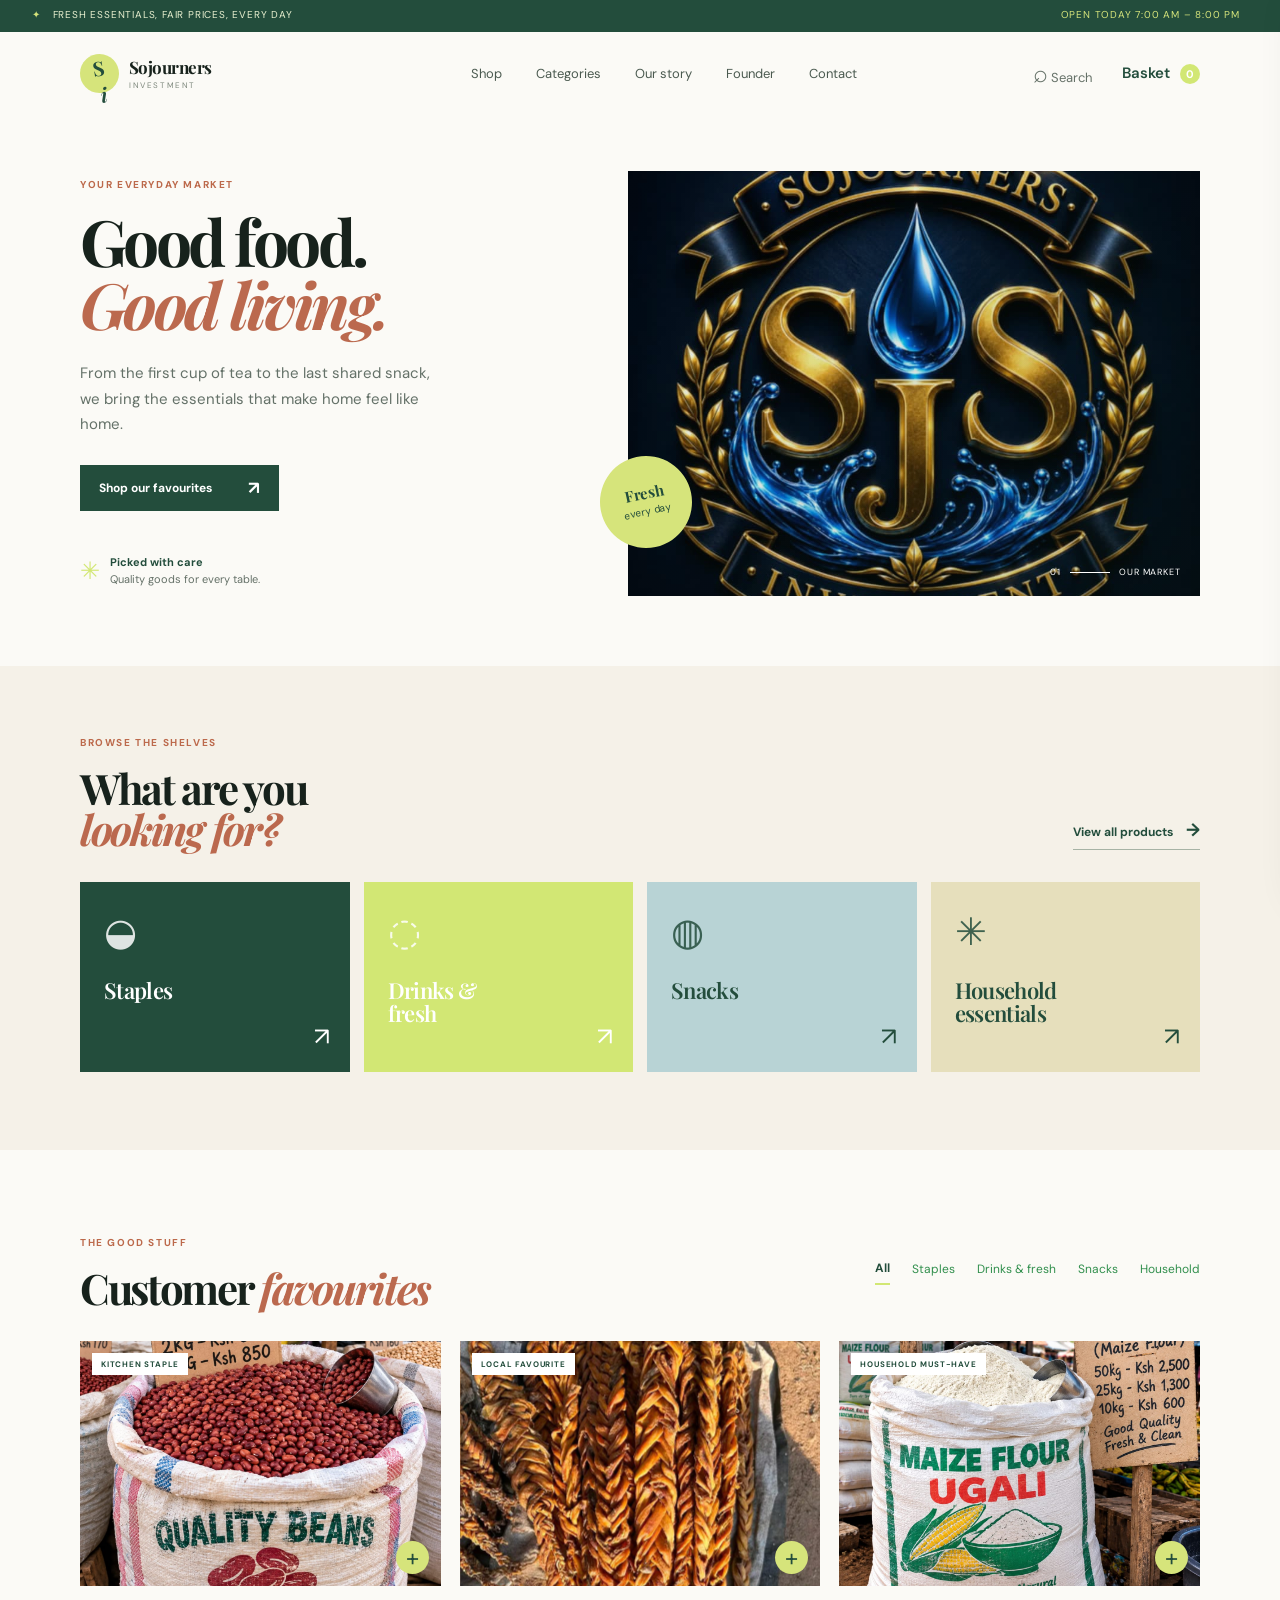
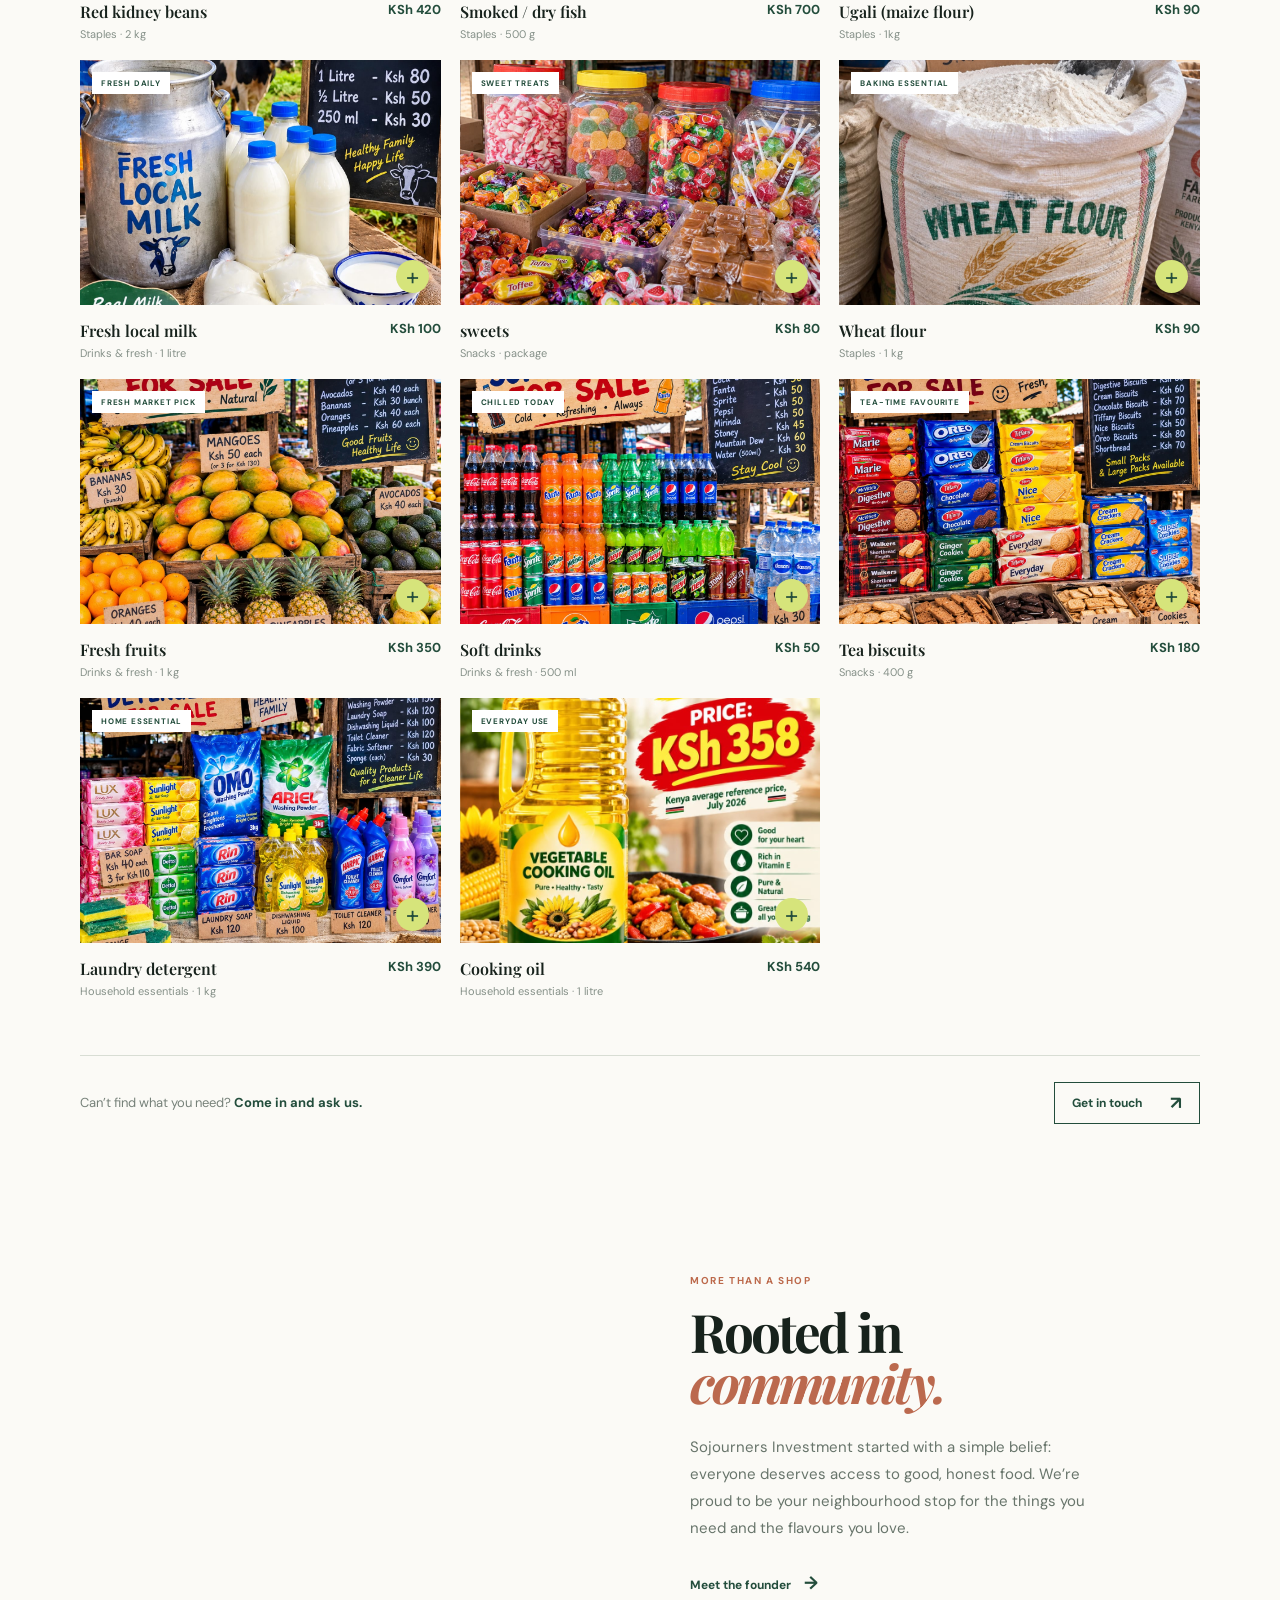
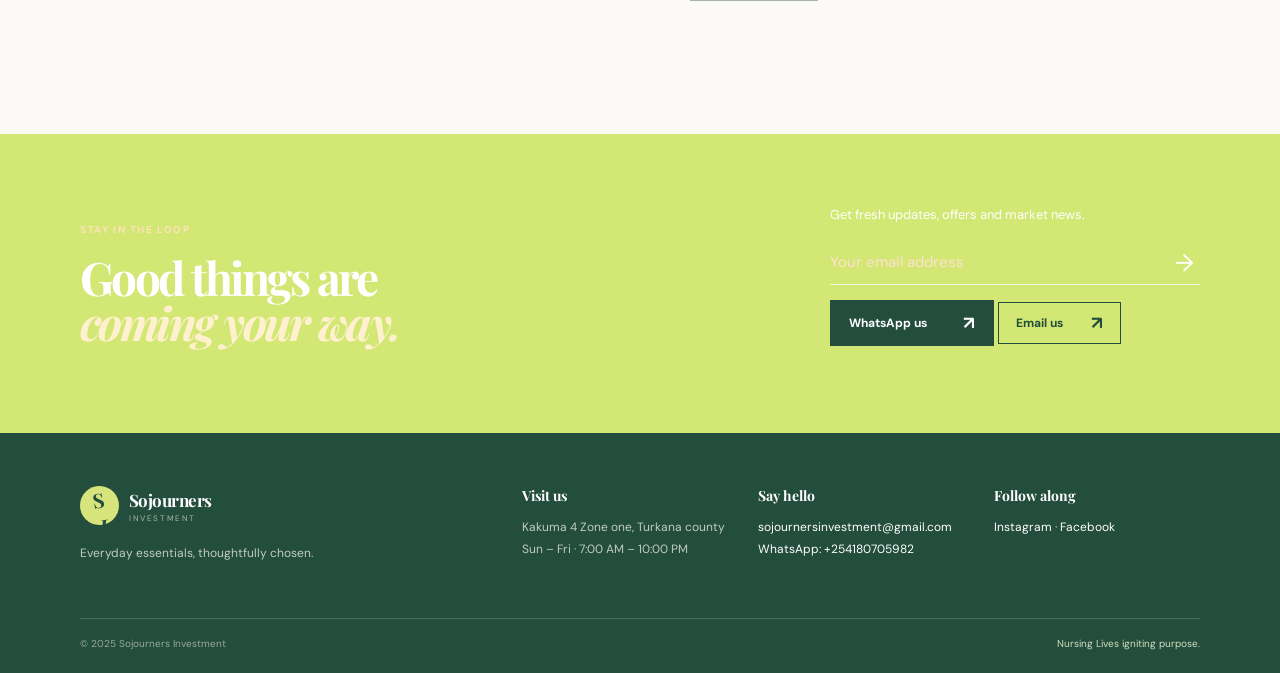
<file: index.html>
<!DOCTYPE html>
<html lang="en">
<head>
  <meta charset="UTF-8">
  <meta name="viewport" content="width=device-width, initial-scale=1.0">
  <meta name="description" content="Sojourners Investment — everyday groceries, fresh produce and pantry favourites for your home.">
  <title>Sojourners Investment | Good food, good living</title>
  <link rel="preconnect" href="https://fonts.googleapis.com">
  <link rel="preconnect" href="https://fonts.gstatic.com" crossorigin>
  <link href="https://fonts.googleapis.com/css2?family=DM+Sans:wght@400;500;600;700&family=Playfair+Display:wght@600;700;800&display=swap" rel="stylesheet">
  <link rel="stylesheet" href="style.css">
</head>
<body>
  <header class="site-header">
    <div class="announcement"><span>✦</span> Fresh essentials, fair prices, every day <span class="announcement-right">Open today 7:00 AM – 8:00 PM</span></div>
    <nav class="nav container">
      <a href="#" class="brand" aria-label="Sojourners Investment home">
        <span class="brand-mark">S<span>i</span></span>
        <span><strong>Sojourners</strong><small>INVESTMENT</small></span>
      </a>
      <button class="menu-toggle" aria-label="Toggle menu">☰</button>
      <div class="nav-links">
        <a href="#shop">Shop</a>
        <a href="#categories">Categories</a>
        <a href="#story">Our story</a>
        <a href="founder.html">Founder</a>
        <a href="#contact">Contact</a>
      </div>
      <div class="nav-actions">
        <button class="search-button" aria-label="Search products">⌕ <span>Search</span></button>
        <button class="cart-button" id="cartButton" aria-label="Open shopping basket">Basket <b class="cart-count">0</b></button>
      </div>
    </nav>
  </header>

  <main>
    <section class="hero container">
      <div class="hero-copy">
        <p class="eyebrow">Your everyday market</p>
        <h1>Good food.<br><em>Good living.</em></h1>
        <p class="hero-text">From the first cup of tea to the last shared snack, we bring the essentials that make home feel like home.</p>
        <a class="button button-dark" href="#shop">Shop our favourites <span>↗</span></a>
        <div class="hero-note"><span class="note-icon">✳</span><span><strong>Picked with care</strong><br>Quality goods for every table.</span></div>
      </div>
      <div class="hero-art">
        <div class="hero-image"></div>
        <div class="hero-sticker">Fresh<br><span>every day</span></div>
        <div class="hero-caption"><span>01</span><i></i><span>OUR MARKET</span></div>
      </div>
    </section>

    <section class="category-section" id="categories">
      <div class="container">
        <div class="section-heading">
          <div><p class="eyebrow">Browse the shelves</p><h2>What are you<br><em>looking for?</em></h2></div>
          <a href="#shop" class="text-link">View all products <span>→</span></a>
        </div>
        <div class="category-grid">
          <a class="category-card card-green" href="#shop" data-filter="Staples"><span class="category-icon">◒</span><h3>Staples</h3><span class="category-arrow">↗</span></a>
          <a class="category-card card-orange" href="#shop" data-filter="Drinks & fresh"><span class="category-icon">◌</span><h3>Drinks &<br>fresh</h3><span class="category-arrow">↗</span></a>
          <a class="category-card card-blue" href="#shop" data-filter="Snacks"><span class="category-icon">◍</span><h3>Snacks</h3><span class="category-arrow">↗</span></a>
          <a class="category-card card-cream" href="#shop" data-filter="Household essentials"><span class="category-icon">✳</span><h3>Household<br>essentials</h3><span class="category-arrow">↗</span></a>
        </div>
      </div>
    </section>

    <section class="shop-section container" id="shop">
      <div class="section-heading">
        <div><p class="eyebrow">The good stuff</p><h2>Customer <em>favourites</em></h2></div>
        <div class="filter-row" role="group" aria-label="Filter products">
          <button class="filter active" data-filter="All">All</button>
          <button class="filter" data-filter="Staples">Staples</button>
          <button class="filter" data-filter="Drinks & fresh">Drinks & fresh</button>
          <button class="filter" data-filter="Snacks">Snacks</button>
          <button class="filter" data-filter="Household essentials">Household</button>
        </div>
      </div>
      <div class="products-grid">
        <article class="product-card" data-category="Staples" data-name="Red kidney beans" data-price="420">
          <div class="product-image image-beans"><span class="product-tag">Kitchen staple</span><button class="quick-add" aria-label="Add red kidney beans to basket">+</button></div>
          <div class="product-info"><div><h3>Red kidney beans</h3><p>Staples · 2 kg</p></div><strong>KSh 420</strong></div>
        </article>
        <article class="product-card" data-category="Staples" data-name="Smoked omena / dry fish" data-price="650">
          <div class="product-image image-fish"><span class="product-tag">Local favourite</span><button class="quick-add" aria-label="Add omena dry fish to basket">+</button></div>
          <div class="product-info"><div><h3>Smoked / dry fish</h3><p>Staples · 500 g</p></div><strong>KSh 700</strong></div>
        </article>
        <article class="product-card" data-category="Staples" data-name="Ugali flour (maize)" data-price="320">
          <div class="product-image image-ugali"><span class="product-tag">Household must-have</span><button class="quick-add" aria-label="Add ugali flour to basket">+</button></div>
          <div class="product-info"><div><h3>Ugali (maize flour)</h3><p>Staples · 1kg</p></div><strong>KSh 90</strong></div>
        </article>
        <article class="product-card" data-category="Drinks & fresh" data-name="Fresh local milk" data-price="180">
          <div class="product-image image-milk"><span class="product-tag">Fresh daily</span><button class="quick-add" aria-label="Add fresh local milk to basket">+</button></div>
          <div class="product-info"><div><h3>Fresh local milk</h3><p>Drinks & fresh · 1 litre</p></div><strong>KSh 100</strong></div>
        </article>
        <article class="product-card" data-category="Snacks" data-name="Traditional sweets" data-price="220">
          <div class="product-image image-sweets"><span class="product-tag">Sweet treats</span><button class="quick-add" aria-label="Add traditional sweets to basket">+</button></div>
          <div class="product-info"><div><h3> sweets</h3><p>Snacks · package</p></div><strong>KSh 80</strong></div>
        </article>
        <article class="product-card" data-category="Staples" data-name="Wheat flour" data-price="260">
          <div class="product-image image-wheat-flour"><span class="product-tag">Baking essential</span><button class="quick-add" aria-label="Add wheat flour to basket">+</button></div>
          <div class="product-info"><div><h3>Wheat flour</h3><p>Staples · 1 kg</p></div><strong>KSh 90</strong></div>
        </article>
        <article class="product-card" data-category="Drinks & fresh" data-name="Fresh fruits" data-price="350">
          <div class="product-image image-fruits"><span class="product-tag">Fresh market pick</span><button class="quick-add" aria-label="Add fresh fruits to basket">+</button></div>
          <div class="product-info"><div><h3>Fresh fruits</h3><p>Drinks & fresh · 1 kg</p></div><strong>KSh 350</strong></div>
        </article>
        <article class="product-card" data-category="Drinks & fresh" data-name="Fruit drink" data-price="120">
          <div class="product-image image-drink"><span class="product-tag">Chilled today</span><button class="quick-add" aria-label="Add fruit drink to basket">+</button></div>
          <div class="product-info"><div><h3>Soft drinks</h3><p>Drinks & fresh · 500 ml</p></div><strong>KSh 50</strong></div>
        </article>
        <article class="product-card" data-category="Snacks" data-name="Tea biscuits" data-price="180">
          <div class="product-image image-biscuits"><span class="product-tag">Tea-time favourite</span><button class="quick-add" aria-label="Add tea biscuits to basket">+</button></div>
          <div class="product-info"><div><h3>Tea biscuits</h3><p>Snacks · 400 g</p></div><strong>KSh 180</strong></div>
        </article>
        <article class="product-card" data-category="Household essentials" data-name="Laundry detergent" data-price="390">
          <div class="product-image image-detergent"><span class="product-tag">Home essential</span><button class="quick-add" aria-label="Add laundry detergent to basket">+</button></div>
          <div class="product-info"><div><h3>Laundry detergent</h3><p>Household essentials · 1 kg</p></div><strong>KSh 390</strong></div>
        </article>
        <article class="product-card" data-category="Household essentials" data-name="Cooking oil" data-price="300">
          <div class="product-image image-oil"><span class="product-tag">Everyday use</span><button class="quick-add" aria-label="Add cooking oil to basket">+</button></div>
          <div class="product-info"><div><h3>Cooking oil</h3><p>Household essentials · 1 litre</p></div><strong>KSh 540</strong></div>
        </article>
      </div>
      <div class="shop-footer"><p>Can’t find what you need? <strong>Come in and ask us.</strong></p><a class="button button-outline" href="#contact">Get in touch <span>↗</span></a></div>
    </section>

    <section class="story container" id="story">
      <div class="story-photo"></div>
      <div class="story-copy"><p class="eyebrow">More than a shop</p><h2>Rooted in<br><em>community.</em></h2>      <p>Sojourners Investment started with a simple belief: everyone deserves access to good, honest food. We’re proud to be your neighbourhood stop for the things you need and the flavours you love.</p><a class="text-link" href="founder.html">Meet the founder <span>→</span></a></div>    </section>
    <section class="newsletter" id="contact">
      <div class="container newsletter-inner"><div><p class="eyebrow">Stay in the loop</p><h2>Good things are<br><em>coming your way.</em></h2></div><div class="signup-form"><label for="email">Get fresh updates, offers and market news.</label><form><div class="input-wrap"><input id="email" type="email" placeholder="Your email address" required><button type="submit" aria-label="Subscribe">→</button></div><small class="form-message"></small></form><p><a class="button button-dark" href="https://wa.me/254180705982" target="_blank" rel="noopener" aria-label="Chat with Sojourners Investment on WhatsApp">WhatsApp us <span>↗</span></a> <a class="button button-outline" href="mailto:sojournersinvestment@gmail.com" aria-label="Email Sojourners Investment">Email us <span>↗</span></a></p></div></div>
    </section>
  </main>

  <footer class="footer"><div class="container footer-grid"><div><a href="#" class="brand brand-footer"><span class="brand-mark">S<span>I</span></span><span><strong>Sojourners</strong><small>INVESTMENT</small></span></a><p class="footer-muted">Everyday essentials, thoughtfully chosen.</p></div><div><h4>Visit us</h4><p>Kakuma 4 Zone one, Turkana county<br>Sun – Fri · 7:00 AM – 10:00 PM</p></div><div><h4>Say hello</h4><p><a href="mailto:sojournersinvestment@gmail.com">sojournersinvestment@gmail.com</a><br><a href="https://wa.me/254180705982" target="_blank" rel="noopener" aria-label="Chat with Sojourners Investment on WhatsApp">WhatsApp: +254180705982</a></p></div><div><h4>Follow along</h4><p><a href="#">Instagram</a> · <a href="#">Facebook</a></p></div></div><div class="container copyright">© 2025 Sojourners Investment <span>Nursing Lives igniting purpose.</span></div></footer>

  <div class="cart-overlay" id="cartOverlay" aria-hidden="true"></div>
  <aside class="cart-panel" id="cartPanel" aria-label="Shopping basket">
    <div class="cart-header">
      <div>
        <p class="eyebrow">Your basket</p>  
        <h3>Shopping list</h3>
      </div>
      <button class="cart-close" id="cartClose" aria-label="Close basket">×</button>
    </div>
    <div class="cart-items" id="cartItems">
      <p class="cart-empty">No items yet. Add your market essentials.</p>
    </div>
    <div class="cart-summary">
      <div><span>Subtotal</span><strong id="cartSubtotal">KSh 0</strong></div>
      <button class="button button-dark cart-checkout" type="button">Proceed to checkout</button>
    </div>
  </aside>
  <div class="toast" role="status" aria-live="polite">Added to your basket <span>✓</span></div>
  <script src="so.js"></script>
</body>
</html>
</file>
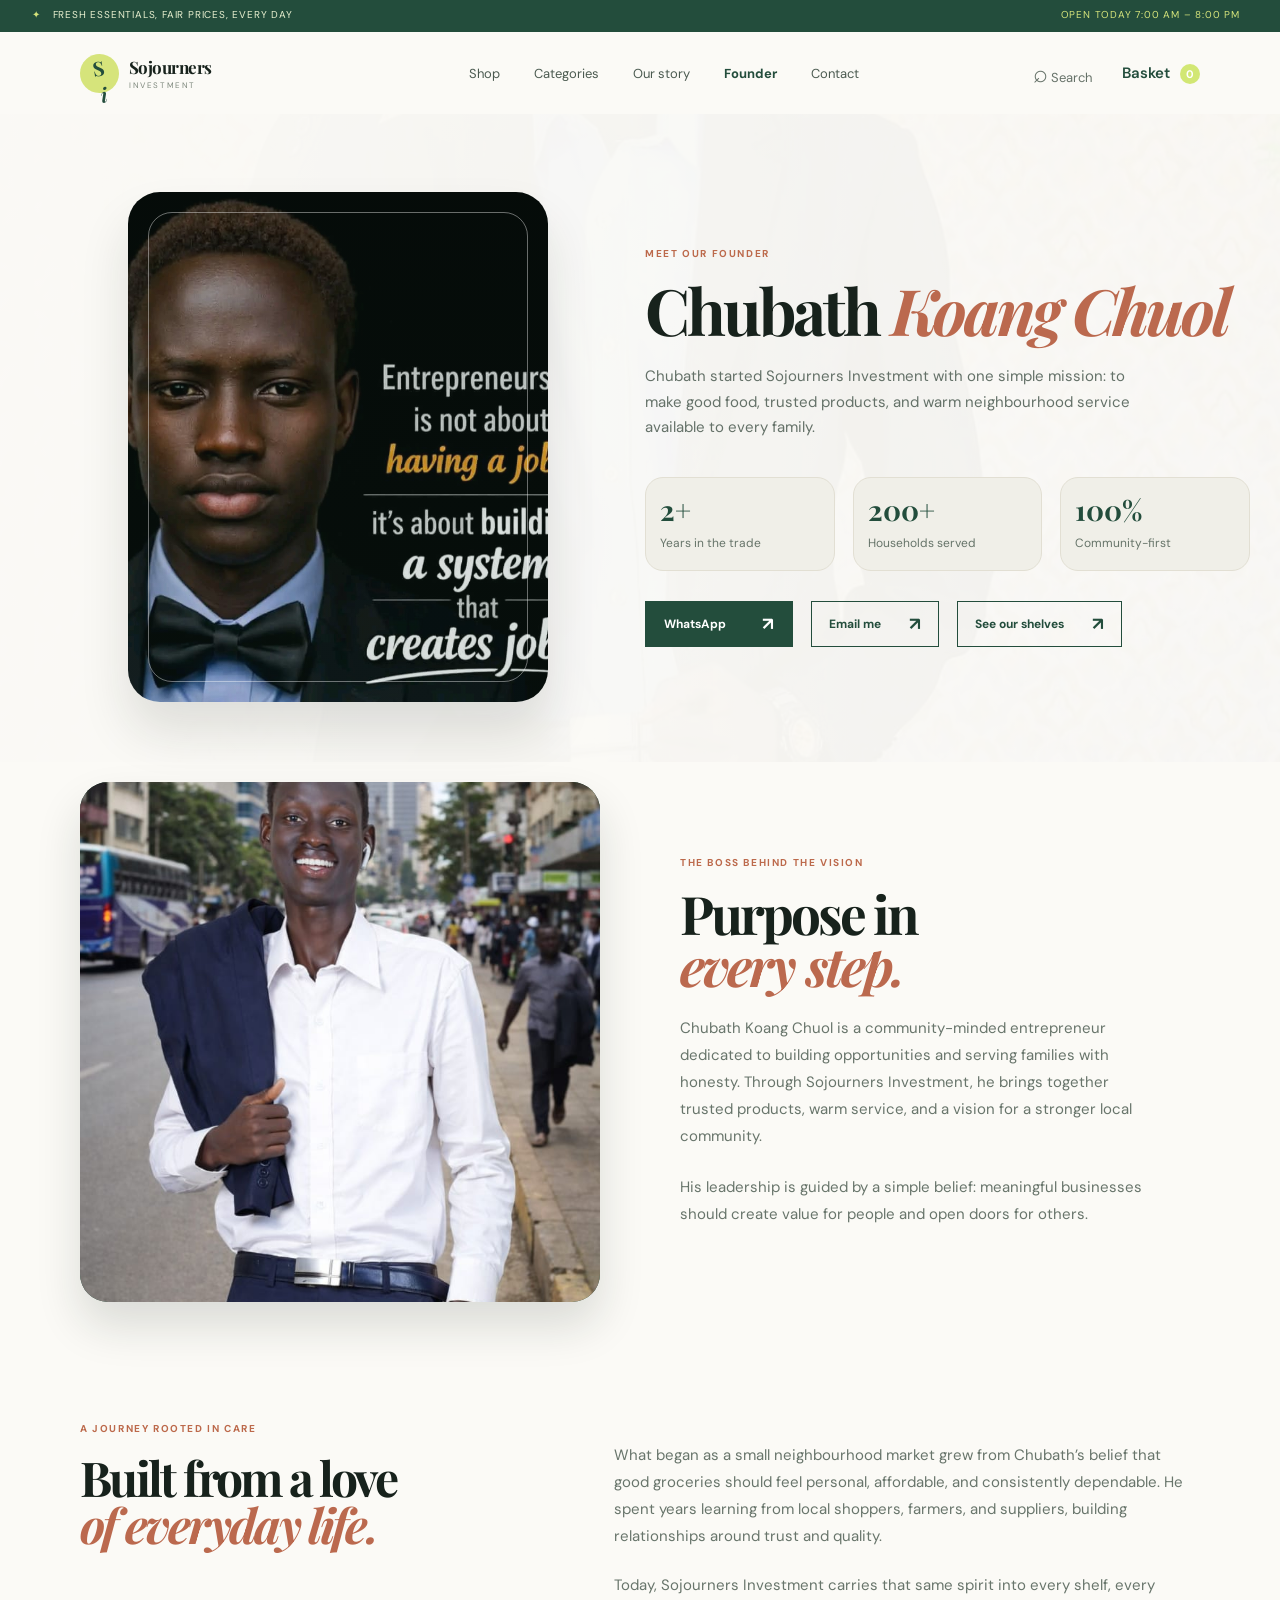
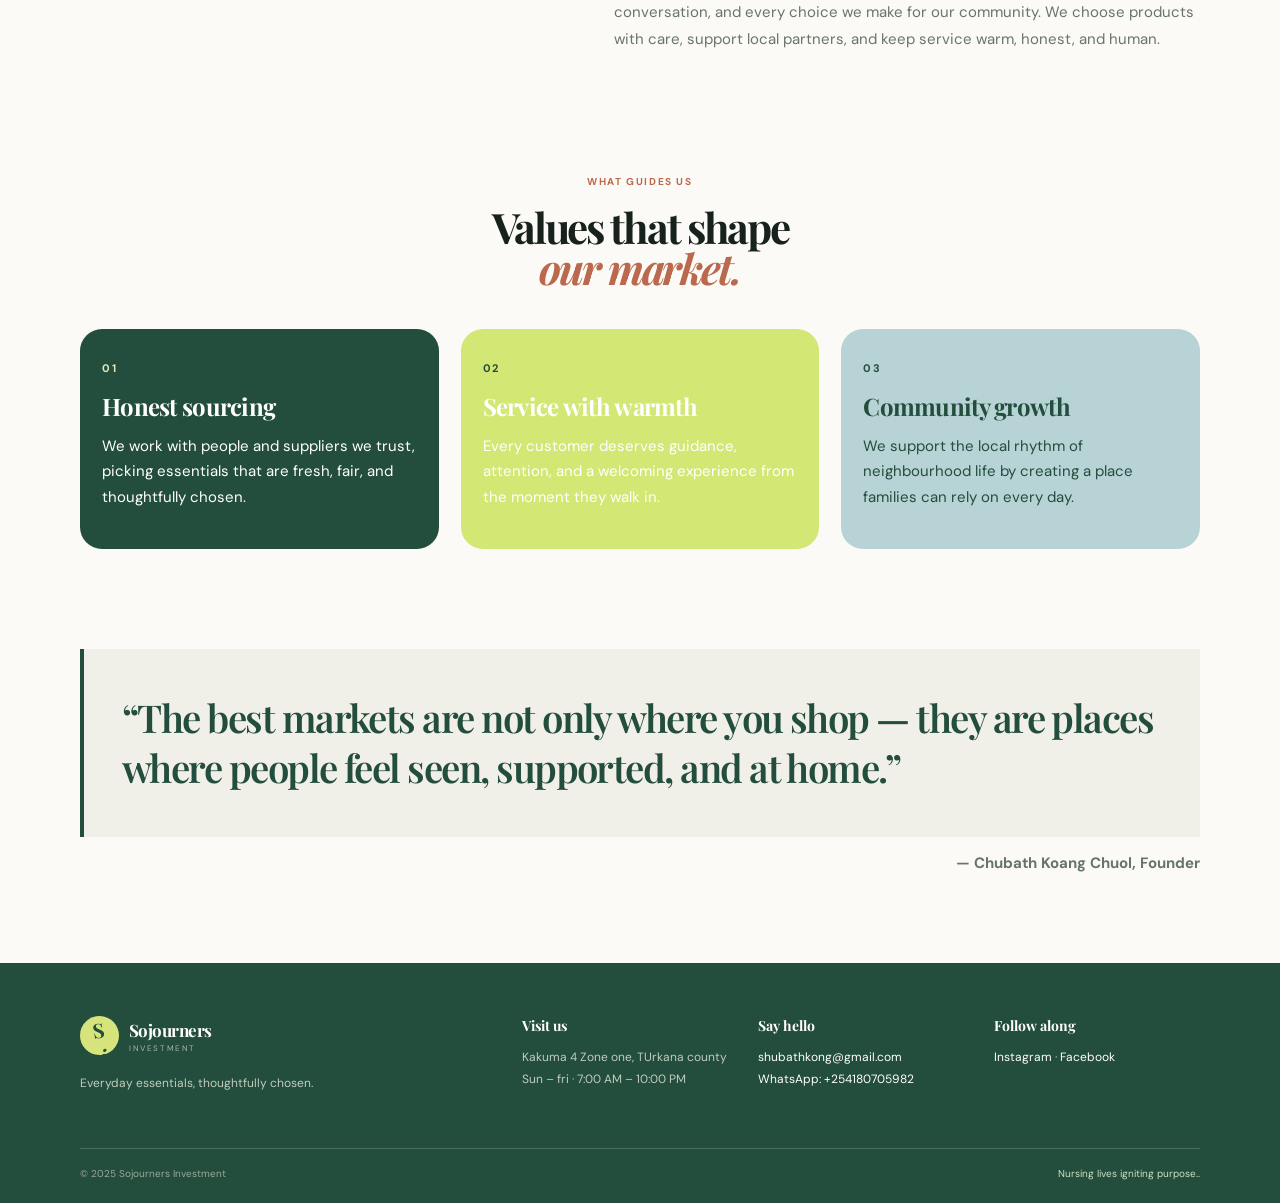
<file: founder.html>
<!DOCTYPE html>
<html lang="en">
<head>
  <meta charset="UTF-8">
  <meta name="viewport" content="width=device-width, initial-scale=1.0">
  <meta name="description" content="Meet the founder of Sojourners Investment and learn how the market began.">
  <title>Founder | Sojourners Investment</title>
  <link rel="preconnect" href="https://fonts.googleapis.com">
  <link rel="preconnect" href="https://fonts.gstatic.com" crossorigin>
  <link href="https://fonts.googleapis.com/css2?family=DM+Sans:wght@400;500;600;700&family=Playfair+Display:wght@600;700;800&display=swap" rel="stylesheet">
  <link rel="stylesheet" href="style.css">
</head>
<body class="founder-page">
  <header class="site-header">
    <div class="announcement"><span>✦</span> Fresh essentials, fair prices, every day <span class="announcement-right">Open today 7:00 AM – 8:00 PM</span></div>
    <nav class="nav container">
      <a href="index.html" class="brand" aria-label="Sojourners Investment home">
        <span class="brand-mark">S<span>i</span></span>
        <span><strong>Sojourners</strong><small>INVESTMENT</small></span>
      </a>
      <button class="menu-toggle" aria-label="Toggle menu">☰</button>
      <div class="nav-links">
        <a href="index.html#shop">Shop</a>
        <a href="index.html#categories">Categories</a>
        <a href="index.html#story">Our story</a>
        <a href="founder.html" class="active">Founder</a>
        <a href="index.html#contact">Contact</a>
      </div>
      <div class="nav-actions">
        <button class="search-button" aria-label="Search products">⌕ <span>Search</span></button>
        <button class="cart-button" aria-label="Open shopping basket">Basket <b class="cart-count">0</b></button>
      </div>
    </nav>
  </header>

  <main>
    <section class="founder-hero container">
      <div class="founder-portrait">
        <div class="portrait-frame"></div>
      </div>
      <div class="founder-copy">
        <p class="eyebrow">Meet our founder</p>
        <h1>Chubath <em>Koang Chuol</em></h1>
        <p class="hero-text">Chubath started Sojourners Investment with one simple mission: to make good food, trusted products, and warm neighbourhood service available to every family.</p>
        <div class="founder-metrics">
          <div class="metric-box">
            <strong>2+</strong>
            <span>Years in the trade</span>
          </div>
          <div class="metric-box">
            <strong>200+</strong>
            <span>Households served</span>
          </div>
          <div class="metric-box">
            <strong>100%</strong>
            <span>Community-first</span>
          </div>
        </div>
        <div class="founder-actions">
          <a class="button button-dark" href="https://wa.me/254180705982" target="_blank" rel="noopener" aria-label="Contact Chubath on WhatsApp">WhatsApp <span>↗</span></a>
          <a class="button button-outline" href="mailto:shubathkong@gmail.com" aria-label="Email Chubath">Email me <span>↗</span></a>
          <a class="button button-outline" href="index.html#shop">See our shelves <span>↗</span></a>
        </div>
      </div>
    </section>

    <section class="boss-profile container">
      <div class="boss-profile-image">
        <img src="images/big%20man.jpeg" alt="Chubath Koang Chuol, founder of Sojourners Investment">
      </div>
      <div class="boss-profile-copy">
        <p class="eyebrow">The boss behind the vision</p>
        <h2>Purpose in<br><em>every step.</em></h2>
        <p>Chubath Koang Chuol is a community-minded entrepreneur dedicated to building opportunities and serving families with honesty. Through Sojourners Investment, he brings together trusted products, warm service, and a vision for a stronger local community.</p>
        <p>His leadership is guided by a simple belief: meaningful businesses should create value for people and open doors for others.</p>
      </div>
    </section>

    <section class="founder-story container">
      <div class="story-panel">
        <p class="eyebrow">A journey rooted in care</p>
        <h2>Built from a love<br><em>of everyday life.</em></h2>
      </div>
      <div class="story-panel narrative">
        <p>What began as a small neighbourhood market grew from Chubath’s belief that good groceries should feel personal, affordable, and consistently dependable. He spent years learning from local shoppers, farmers, and suppliers, building relationships around trust and quality.</p>
        <p>Today, Sojourners Investment carries that same spirit into every shelf, every conversation, and every choice we make for our community. We choose products with care, support local partners, and keep service warm, honest, and human.</p>
      </div>
    </section>

    <section class="founder-values container">
      <div class="section-heading section-heading-center">
        <div>
          <p class="eyebrow">What guides us</p>
          <h2>Values that shape<br><em>our market.</em></h2>
        </div>
      </div>
      <div class="values-grid">
        <article class="value-card card-green">
          <span class="value-number">01</span>
          <h3>Honest sourcing</h3>
          <p>We work with people and suppliers we trust, picking essentials that are fresh, fair, and thoughtfully chosen.</p>
        </article>
        <article class="value-card card-orange">
          <span class="value-number">02</span>
          <h3>Service with warmth</h3>
          <p>Every customer deserves guidance, attention, and a welcoming experience from the moment they walk in.</p>
        </article>
        <article class="value-card card-blue">
          <span class="value-number">03</span>
          <h3>Community growth</h3>
          <p>We support the local rhythm of neighbourhood life by creating a place families can rely on every day.</p>
        </article>
      </div>
    </section>

    <section class="founder-quote container">
      <blockquote>
        “The best markets are not only where you shop — they are places where people feel seen, supported, and at home.”
      </blockquote>
      <p>— Chubath Koang Chuol, Founder</p>
    </section>
  </main>

  <footer class="footer">
    <div class="container footer-grid">
      <div>
        <a href="index.html" class="brand brand-footer">
          <span class="brand-mark">S<span>i</span></span>
          <span><strong>Sojourners</strong><small>INVESTMENT</small></span>
        </a>
        <p class="footer-muted">Everyday essentials, thoughtfully chosen.</p>
      </div>
      <div>
        <h4>Visit us</h4>
        <p>Kakuma 4 Zone one, TUrkana county<br>Sun – fri · 7:00 AM – 10:00 PM</p>
      </div>
      <div>
        <h4>Say hello</h4>
        <p><a href="mailto:shubathkong@gmail.com">shubathkong@gmail.com</a><br><a href="https://wa.me/254180705982" target="_blank" rel="noopener" aria-label="Chat with Sojourners Investment on WhatsApp">WhatsApp: +254180705982</a></p>
      </div>
      <div>
        <h4>Follow along</h4>
        <p><a href="#">Instagram</a> · <a href="#">Facebook</a></p>
      </div>
    </div>
    <div class="container copyright">© 2025 Sojourners Investment <span>Nursing lives igniting purpose..</span></div>
  </footer>
</body>
</html>
</file>
<file: style.css>
@import url('https://fonts.googleapis.com/css2?family=DM+Sans:wght@400;500;600;700&family=Playfair+Display:wght@600;700;800&display=swap');

:root{--ink:#17221c;--green:#234d3c;--lime:#d6e47b;--orange:#d2e774;--blue:#b8d3d5;--cream:#f5f1e8;--line:#d8ddd4;--serif:'Playfair Display',Georgia,serif;--sans:'DM Sans',Arial,sans-serif}
*{box-sizing:border-box}html{scroll-behavior:smooth}body{margin:0;color:var(--ink);background:#fbfaf6;font-family:var(--sans);font-size:15px}a{color:inherit;text-decoration:none}button{font:inherit;border:0;cursor:pointer} .container{width:min(1120px,calc(100% - 64px));margin:auto}
.announcement{height:32px;padding:8px 32px;background:var(--green);color:#e9f0d0;text-transform:uppercase;letter-spacing:.08em;font-size:10px}.announcement span{color:var(--lime);margin-right:8px}.announcement-right{float:right;color:#bfceba;margin:0}
.nav{height:82px;display:flex;align-items:center;justify-content:space-between}.brand{display:flex;align-items:center;gap:10px}.brand-mark{display:grid;place-items:center;width:39px;height:39px;border-radius:50%;background:var(--lime);font:700 20px var(--serif);color:var(--green);transform:rotate(-10deg)}.brand-mark span{font-style:italic}.brand strong{display:block;font:700 17px var(--serif);letter-spacing:-.03em}.brand small{display:block;font-size:8px;letter-spacing:.2em;color:#7d877c;margin-top:2px}.nav-links{display:flex;gap:34px;margin-left:90px;color:#4b5a50;font-size:13px}.nav-links a:hover,.text-link:hover{color:#cf6545}.nav-actions{display:flex;align-items:center;gap:24px}.search-button{background:transparent;color:#657168;font-size:13px}.search-button:first-letter{font-size:25px}.cart-button{padding:10px 0;background:transparent;font-weight:600;color:var(--green)}.cart-count{display:inline-grid;place-items:center;width:20px;height:20px;border-radius:50%;margin-left:6px;background:var(--orange);color:white;font-size:11px}.menu-toggle{display:none;background:none;font-size:25px}
.hero{display:grid;grid-template-columns:44% 56%;min-height:540px;padding:57px 0 70px;align-items:center}.eyebrow{text-transform:uppercase;letter-spacing:.16em;color:#bc694b;font-size:10px;font-weight:700;margin:0 0 19px}.hero h1,h2{font:700 clamp(42px,5vw,68px)/.98 var(--serif);letter-spacing:-.055em;margin:0}.hero h1 em,h2 em{color:#bb694e;font-style:italic}.hero-text{max-width:370px;color:#647168;line-height:1.7;margin:26px 0 27px}.button{display:inline-flex;align-items:center;justify-content:space-between;gap:36px;padding:15px 19px;font-weight:700;font-size:12px;transition:.2s}.button span{font-size:18px;line-height:0}.button-dark{background:var(--green);color:#fff}.button-dark:hover{background:#39705a}.button-outline{border:1px solid var(--green);color:var(--green);padding:12px 17px;gap:28px}.hero-note{display:flex;gap:10px;align-items:center;margin-top:42px;font-size:11px;color:#657168;line-height:1.5}.hero-note strong{color:var(--green)}.note-icon{font-size:24px;color:var(--orange)}
.hero-art{position:relative;height:425px;background:#b0ddf1;margin-left:55px}.hero-image{height:100%;background:linear-gradient(140deg,rgba(16,50,37,.05),rgba(16,50,37,.22)),url('images/logo.jpeg') center/cover}.hero-sticker{position:absolute;left:-28px;bottom:48px;width:92px;height:92px;border-radius:50%;display:grid;place-content:center;text-align:center;background:var(--lime);color:var(--green);font:700 15px/1.05 var(--serif);transform:rotate(-12deg)}.hero-sticker span{font:400 10px var(--sans);margin-top:4px}.hero-caption{position:absolute;right:19px;bottom:18px;display:flex;gap:9px;align-items:center;color:#fff;font-size:9px;letter-spacing:.1em}.hero-caption i{height:1px;width:40px;background:#fff}
.category-section{background:var(--cream);padding:70px 0 78px}.section-heading{display:flex;align-items:end;justify-content:space-between;margin-bottom:32px}.section-heading h2{font-size:42px}.text-link{font-weight:700;font-size:12px;color:var(--green);border-bottom:1px solid #a7b3a5;padding-bottom:7px}.text-link span{font-size:18px;margin-left:10px}.category-grid{display:grid;grid-template-columns:repeat(4,1fr);gap:14px}.category-card{position:relative;min-height:190px;padding:25px 24px;overflow:hidden;transition:transform .2s}.category-card:hover{transform:translateY(-5px)}.card-green{background:var(--green);color:#fff}.card-orange{background:var(--orange);color:#fff}.card-blue{background:var(--blue);color:var(--green)}.card-cream{background:#e6dfbc;color:var(--green)}.category-icon{font-size:38px;display:block;opacity:.85;margin-bottom:22px}.category-card h3{font:600 22px/1.04 var(--serif);margin:0;letter-spacing:-.03em}.category-arrow{position:absolute;right:20px;bottom:19px;font-size:25px}
.shop-section{padding:86px 0 90px}.shop-section .section-heading{align-items:center}.filter-row{display:flex;gap:22px}.filter{padding:0 0 7px;background:none;color:#318f4d;font-size:12px}.filter.active{color:var(--green);border-bottom:2px solid var(--orange);font-weight:700}.products-grid{display:grid;grid-template-columns:repeat(3,minmax(0,1fr));gap:19px}.product-image{position:relative;height:245px;overflow:hidden;background:#e5e2d9}.product-image:before{content:'';position:absolute;inset:0;background-position:center;background-size:cover;transition:transform .4s}.product-card:hover .product-image:before{transform:scale(1.06)}.image-beans:before{background-image:url('images/beans.jpeg')}.image-fish:before{background-image:url('images/dry\ fish.jpeg')}.image-ugali:before{background-image:url('images/Ugali.jpeg')}.image-milk:before{background-image:url('images/milk.jpeg')}.image-sweets:before{background-image:url('images/sweets.jpeg')}.image-oil:before{background-image:url('images/oil.jpeg')}.image-wheat-flour:before{background-image:url('images/wheat.jpeg')}.image-fruits:before{background-image:url('images/fruits.jpeg')}.image-drink:before{background-image:url('images/drinks.jpeg')}.image-biscuits:before{background-image:url('images/biscuits.jpeg')}.image-detergent:before{background-image:url('images/detergents.jpeg')}.product-tag{position:absolute;top:12px;left:12px;background:#fff;padding:6px 9px;text-transform:uppercase;letter-spacing:.1em;font-size:8px;font-weight:700;color:var(--green)}.quick-add{position:absolute;right:12px;bottom:12px;width:33px;height:33px;border-radius:50%;background:var(--lime);font-size:24px;line-height:1;color:var(--green);transition:.2s}.quick-add:hover{background:var(--green);color:white}.product-info{display:flex;justify-content:space-between;gap:10px;padding-top:15px}.product-info h3{font:600 16px var(--serif);margin:0 0 5px}.product-info p{font-size:11px;color:#869189;margin:0}.product-info strong{font-size:13px;color:var(--green);white-space:nowrap}.shop-footer{display:flex;align-items:center;justify-content:space-between;border-top:1px solid var(--line);margin-top:57px;padding-top:25px;color:#768179;font-size:13px}.shop-footer strong{color:var(--green)}
.story{display:grid;grid-template-columns:1fr 1fr;gap:100px;align-items:center;padding:20px 0 100px}.story-photo{height:400px;background:linear-gradient(180deg,transparent 40%,rgba(21,48,36,.25)),ur('images/sweets.jpeg') center/cover}.story-copy{max-width:420px}.story-copy h2{font-size:53px}.story-copy>p:not(.eyebrow){color:#68756b;line-height:1.8;margin:25px 0 29px}
.newsletter{background:var(--orange);color:#fff;padding:72px 0}.newsletter .eyebrow{color:#ffe1bb}.newsletter h2{font-size:46px}.newsletter h2 em{color:#fff1cf}.newsletter-inner{display:flex;justify-content:space-between;align-items:center}.signup-form{width:370px}.signup-form label{display:block;font-size:13px;margin-bottom:17px}.input-wrap{display:flex;border-bottom:1px solid rgba(255,255,255,.7)}.input-wrap input{flex:1;border:0;background:transparent;outline:0;padding:12px 0;color:#fff;font:inherit}.input-wrap input::placeholder{color:#ffe1cf}.input-wrap button{background:transparent;color:#fff;font-size:24px}.form-message{display:block;margin-top:10px;color:#fff1cf}
.footer{background:var(--green);color:#e4ebdc;padding:53px 0 23px}.footer-grid{display:grid;grid-template-columns:2fr 1fr 1fr 1fr;gap:30px;padding-bottom:53px}.brand-footer strong{color:#fff}.brand-footer small{color:#aab9a9}.footer h4{margin:0 0 12px;font:700 14px var(--serif);color:#fff}.footer p{margin:0;line-height:1.8;color:#dfe9d8}.footer a{color:#fff}.footer-muted{margin-top:20px}.copyright{display:flex;justify-content:space-between;padding-top:20px;border-top:1px solid rgba(255,255,255,.18);font-size:12px;color:#dfe9d8}.copyright span{color:#cfe1bf}
.founder-page .nav-links a.active{color:var(--green);font-weight:700}.founder-page .site-header{background:#fbfaf6}.founder-hero{position:relative;isolation:isolate;display:grid;grid-template-columns:46% 54%;gap:50px;align-items:center;padding:78px 0 60px}.founder-hero:before{content:'';position:absolute;inset:0 -8vw;z-index:-1;background:linear-gradient(90deg,rgba(251,250,246,.97) 0%,rgba(251,250,246,.9) 48%,rgba(251,250,246,.78) 100%),url('images/boss.jpeg') right center/cover no-repeat;opacity:.22}.founder-portrait{display:flex;justify-content:center}.portrait-frame{position:relative;width:min(100%,420px);height:510px;border-radius:32px;background:linear-gradient(180deg,rgba(35,77,60,.15),rgba(35,77,60,.18)),url('images/ceo.jpeg') center/cover;box-shadow:0 30px 50px rgba(23,34,28,.12)}.portrait-frame:before{content:'';position:absolute;inset:20px;border:1px solid rgba(255,255,255,.4);border-radius:24px}.boss-profile{display:grid;grid-template-columns:1fr 1fr;gap:80px;align-items:center;padding:20px 0 100px}.boss-profile-image{overflow:hidden;border-radius:28px;background:var(--green);box-shadow:0 24px 45px rgba(23,34,28,.14)}.boss-profile-image img{display:block;width:100%;aspect-ratio:1/1;object-fit:cover}.boss-profile-copy{max-width:470px}.boss-profile-copy h2{font-size:53px}.boss-profile-copy h2 em{color:#bb694e;font-style:italic}.boss-profile-copy p:not(.eyebrow){color:#68756b;line-height:1.8;margin:24px 0 0}.founder-copy h1{font:700 clamp(46px,5vw,72px)/.96 var(--serif);letter-spacing:-.05em;margin:0}.founder-copy h1 em{color:#bb694e;font-style:italic}.founder-copy .hero-text{margin:24px 0 0;max-width:520px}.founder-metrics{display:grid;grid-template-columns:repeat(3,1fr);gap:18px;margin-top:36px}.metric-box{padding:18px 14px;background:#f0efe8;border:1px solid #e2dfd3;border-radius:18px}.metric-box strong{display:block;font:700 28px/1 var(--serif);color:var(--green);margin-bottom:8px}.metric-box span{font-size:12px;color:#667469}.founder-actions{display:flex;flex-wrap:wrap;gap:18px;margin-top:30px}.founder-story{display:grid;grid-template-columns:1fr 1.2fr;gap:46px;padding:20px 0 90px;align-items:start}.story-panel h2{font-size:48px}.story-panel h2 em{color:#bb694e;font-style:italic}.story-panel.narrative{padding-top:20px}.story-panel.narrative p{margin:0 0 22px;color:#68756b;line-height:1.8}.founder-values{padding:10px 0 100px}.section-heading-center{justify-content:center;text-align:center}.values-grid{display:grid;grid-template-columns:repeat(3,1fr);gap:22px;margin-top:40px}.value-card{padding:28px 22px;border-radius:22px;min-height:220px}.value-card h3{font:700 24px/1.1 var(--serif);margin:0 0 14px;letter-spacing:-.03em}.value-card p{margin:0;line-height:1.7}.value-number{display:inline-block;margin-bottom:18px;font-size:11px;letter-spacing:.16em;color:rgba(23,34,28,.7);font-weight:700}.card-green{background:var(--green);color:#fff}.card-green .value-number{color:#dfeac0}.card-orange{background:var(--orange);color:#fff}.card-orange .value-number{color:#234d3c}.card-blue{background:var(--blue);color:var(--green)}.card-blue .value-number{color:var(--green)}.founder-quote{padding:0 0 90px}.founder-quote blockquote{margin:0;padding:44px 38px;background:#f0efe8;border-left:4px solid var(--green);font:600 clamp(26px,3vw,40px)/1.3 var(--serif);letter-spacing:-.04em;color:var(--green)}.founder-quote p{margin:16px 0 0;text-align:right;font-weight:700;color:#667469} @media (max-width: 920px){.nav{position:relative;height:auto;padding:18px 0;flex-wrap:wrap}.nav-links{order:3;width:100%;margin:14px 0 0;justify-content:center;flex-wrap:wrap}.nav-actions{margin-left:auto}.founder-hero,.boss-profile,.founder-story,.values-grid,.newsletter-inner,.footer-grid{grid-template-columns:1fr}.founder-hero{padding-top:60px}.founder-portrait{order:-1}.founder-metrics{grid-template-columns:repeat(3,minmax(0,1fr))}.section-heading{flex-direction:column;align-items:flex-start;gap:16px}.shop-footer{flex-direction:column;align-items:flex-start;gap:16px}.newsletter-inner{display:grid;gap:20px}.signup-form{width:100%}} @media (max-width: 640px){.container{width:min(100% - 32px,1120px)}.announcement{padding:8px 12px;height:auto;line-height:1.6}.announcement-right{float:none;display:block;margin-top:4px}.nav-actions{width:100%;justify-content:space-between}.nav-links{gap:16px 22px}.founder-hero{gap:28px}.founder-metrics{grid-template-columns:1fr}.story-panel h2{font-size:38px}.founder-quote blockquote{padding:28px 22px;font-size:28px}.copyright{flex-direction:column;gap:10px}}ooter h4{margin:4px 0 15px;color:#cfddaa;font-size:11px;text-transform:uppercase;letter-spacing:.13em}.footer p{color:#c1cdc0;font-size:12px;line-height:1.8;margin:0}.footer a:hover{color:var(--lime)}.footer-muted{margin-top:18px!important}.copyright{border-top:1px solid rgba(255,255,255,.18);padding-top:18px;color:#99aa9a;font-size:10px}.copyright span{float:right}.cart-overlay{position:fixed;inset:0;background:rgba(18,30,25,.38);opacity:0;pointer-events:none;transition:.25s ease;z-index:40}.cart-overlay.visible{opacity:1;pointer-events:auto}.cart-panel{position:fixed;top:0;right:0;height:100vh;width:min(390px,100%);background:#fff;box-shadow:-18px 0 40px rgba(18,30,25,.12);transform:translateX(110%);transition:transform .28s ease;z-index:50;padding:28px 22px 20px;display:flex;flex-direction:column}.cart-panel.open{transform:translateX(0)}.cart-header{display:flex;justify-content:space-between;align-items:center;border-bottom:1px solid var(--line);padding-bottom:18px;margin-bottom:18px}.cart-header h3{margin:8px 0 0;font:700 28px/1.1 var(--serif);letter-spacing:-.04em;color:var(--green)}.cart-close{width:36px;height:36px;border-radius:50%;background:#f0efe8;color:var(--green);font-size:28px;line-height:1}.cart-items{flex:1;overflow:auto;display:flex;flex-direction:column;gap:14px}.cart-empty{margin:0;color:#6a756d;line-height:1.7}.cart-item{display:grid;grid-template-columns:1fr auto;gap:14px;padding:14px 12px;border:1px solid #edf0ea;border-radius:14px;background:#fbfaf6}.cart-item h4{margin:0 0 6px;font:600 15px var(--serif);color:var(--green)}.cart-item p{margin:0;color:#69756d;font-size:12px}.cart-item strong{display:block;margin-top:8px;font-size:13px;color:var(--green)}.cart-item-actions{display:flex;align-items:center;justify-content:space-between;gap:10px}.qty-controls{display:inline-flex;align-items:center;gap:8px;border:1px solid var(--line);border-radius:999px;padding:6px 8px}.qty-controls button{width:20px;height:20px;border-radius:50%;background:var(--cream);color:var(--green);font-weight:700}.cart-summary{border-top:1px solid var(--line);padding-top:18px}.cart-summary div{display:flex;justify-content:space-between;align-items:center;margin-bottom:16px;color:#657168}.cart-summary strong{color:var(--green);font-size:18px}.cart-checkout{width:100%;justify-content:center}.toast{position:fixed;bottom:25px;right:25px;background:var(--green);color:#fff;padding:13px 18px;box-shadow:0 8px 24px #17352730;transform:translateY(100px);opacity:0;transition:.3s;font-size:12px}.toast.visible{transform:translateY(0);opacity:1}.toast span{color:var(--lime);margin-left:10px}
@media(max-width:800px){.container{width:min(100% - 40px,600px)}.announcement{padding:8px 20px;font-size:8px}.announcement-right{display:none}.nav{height:70px}.menu-toggle{display:block;order:2}.nav-links{display:none;position:absolute;top:102px;left:0;right:0;z-index:3;flex-direction:column;gap:20px;padding:25px 20px;background:#fff;box-shadow:0 8px 15px #17352718;margin:0}.nav-links.open{display:flex}.nav-actions{margin-left:auto;margin-right:18px}.search-button span{display:none}.hero{grid-template-columns:1fr;padding:45px 0 60px;gap:35px}.hero-art{height:330px;margin-left:27px}.category-grid{grid-template-columns:repeat(2,1fr)}.products-grid{grid-template-columns:repeat(2,1fr)}.category-card{min-height:165px}.section-heading{align-items:start;flex-direction:column;gap:22px}.shop-section .section-heading{align-items:start}.filter-row{gap:15px;flex-wrap:wrap}.product-image{height:210px}.story{grid-template-columns:1fr;gap:40px;padding-bottom:70px}.story-photo{height:320px}.newsletter-inner{align-items:start;flex-direction:column;gap:40px}.signup-form{width:100%}.footer-grid{grid-template-columns:repeat(2,1fr);gap:35px}.footer-grid>div:first-child{grid-column:span 2}}
@media(max-width:480px){.hero h1{font-size:49px}.hero-art{height:280px}.category-grid{gap:9px}.category-card{padding:18px 15px;min-height:145px}.category-icon{font-size:28px;margin-bottom:13px}.category-card h3{font-size:18px}.products-grid{grid-template-columns:1fr;gap:22px 10px}.product-image{height:170px}.product-info{display:block}.product-info strong{display:block;margin-top:8px}.section-heading h2{font-size:36px}.newsletter h2{font-size:38px}.copyright span{float:none;display:block;margin-top:7px}}
</file>
